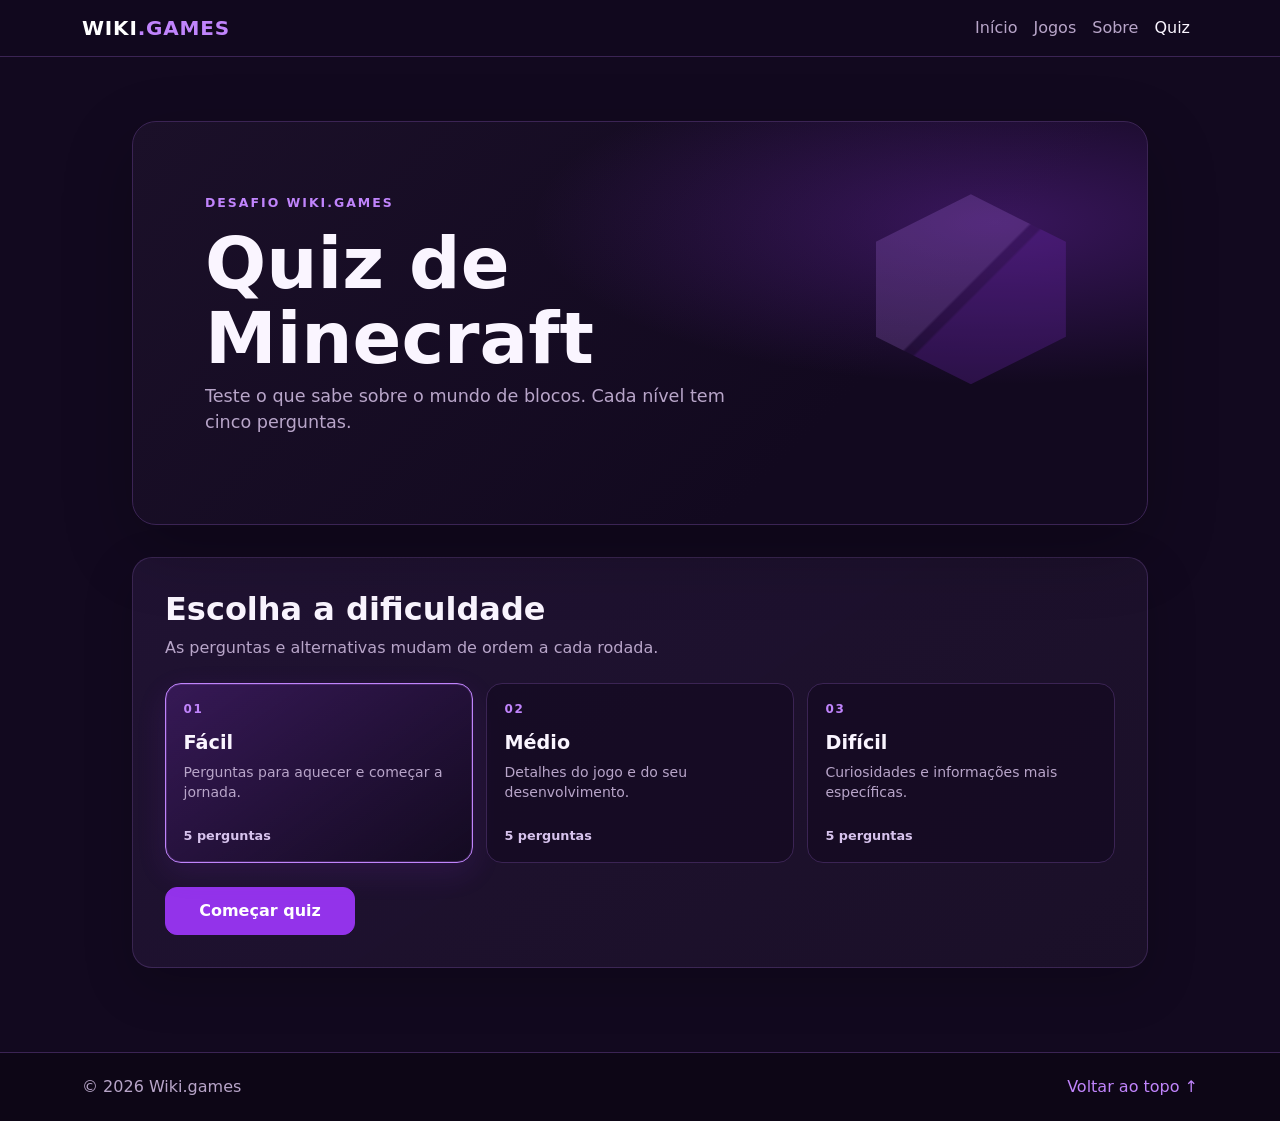
<file: quiz.html>
<!doctype html>
<html lang="pt-BR">
<head>
  <meta charset="utf-8">
  <meta name="viewport" content="width=device-width, initial-scale=1">
  <meta name="description" content="Teste seus conhecimentos sobre Minecraft em três níveis de dificuldade.">
  <title>Wiki.games | Quiz de Minecraft</title>
  <link href="https://cdn.jsdelivr.net/npm/bootstrap@5.3.3/dist/css/bootstrap.min.css" rel="stylesheet">
  <link rel="stylesheet" href="css/style.css">
  <script src="js/script.js" defer></script>
</head>
<body id="top">
<nav class="navbar navbar-expand-lg navbar-dark sticky-top site-nav">
  <div class="container">
    <a class="navbar-brand fw-bold" href="index.html">WIKI<span>.GAMES</span></a>
    <button class="navbar-toggler" type="button" data-bs-toggle="collapse" data-bs-target="#mainNav" aria-controls="mainNav" aria-expanded="false" aria-label="Abrir menu"><span class="navbar-toggler-icon"></span></button>
    <div class="collapse navbar-collapse" id="mainNav"><ul class="navbar-nav ms-auto">
      <li class="nav-item"><a class="nav-link" href="index.html">Início</a></li>
      <li class="nav-item"><a class="nav-link" href="jogos.html">Jogos</a></li>
      <li class="nav-item"><a class="nav-link" href="sobre.html">Sobre</a></li>
      <li class="nav-item"><a class="nav-link active" href="quiz.html" aria-current="page">Quiz</a></li>
    </ul></div>
  </div>
</nav>
<main class="container section-space quiz-page">
  <header class="page-heading quiz-hero">
    <p class="eyebrow">DESAFIO WIKI.GAMES</p>
    <h1>Quiz de Minecraft</h1>
    <p>Teste o que sabe sobre o mundo de blocos. Cada nível tem cinco perguntas.</p>
  </header>
  <section class="quiz-panel" id="quizSetup" aria-labelledby="quizSetupTitle">
    <h2 id="quizSetupTitle">Escolha a dificuldade</h2>
    <p class="muted">As perguntas e alternativas mudam de ordem a cada rodada.</p>
    <form id="quizSetupForm">
      <label class="form-label" for="quizLevel">Nível</label>
      <select class="form-select mb-4" id="quizLevel">
        <option value="facil">Fácil</option>
        <option value="medio">Médio</option>
        <option value="dificil">Difícil</option>
      </select>
      <button class="btn btn-neon" type="submit">Começar quiz</button>
    </form>
  </section>
  <section class="quiz-panel" id="quizPlay" aria-labelledby="quizQuestion" hidden>
    <div class="d-flex justify-content-between align-items-center gap-3 mb-2">
      <span class="muted" id="quizQuestionNumber" aria-live="polite"></span>
      <span class="tag">Minecraft</span>
    </div>
    <div class="progress quiz-progress" role="progressbar" aria-label="Progresso do quiz" aria-valuemin="0" aria-valuemax="5" aria-valuenow="1">
      <div class="progress-bar" id="quizProgress" style="width: 20%"></div>
    </div>
    <h2 class="quiz-question mt-4" id="quizQuestion" tabindex="-1"></h2>
    <div class="quiz-answers" id="quizAnswers" role="group" aria-label="Alternativas"></div>
    <p class="quiz-feedback" id="quizFeedback" aria-live="polite"></p>
    <button class="btn btn-neon mt-2" id="quizContinue" type="button" hidden>Continuar</button>
  </section>
  <section class="quiz-panel" id="quizResult" aria-labelledby="quizResultTitle" hidden>
    <p class="eyebrow">RODADA CONCLUÍDA</p>
    <h2 id="quizResultTitle">Seu resultado</h2>
    <p class="quiz-score" id="quizScore"></p>
    <p id="quizMessage"></p>
    <h3 class="h5 mt-4">Revisão das respostas</h3>
    <ol class="quiz-review" id="quizReview"></ol>
    <div class="d-flex flex-wrap gap-2 mt-4">
      <button class="btn btn-neon" id="quizRestart" type="button">Tentar novamente</button>
      <button class="btn btn-outline-light" id="quizChangeLevel" type="button">Escolher outro nível</button>
      <a class="btn btn-outline-light" href="detalhes.html?id=minecraft">Ver página de Minecraft</a>
    </div>
  </section>
</main>
<footer class="site-footer"><div class="container d-flex flex-wrap justify-content-between gap-2"><span>© <span data-current-year></span> Wiki.games</span><a href="#top">Voltar ao topo ↑</a></div></footer>
<script src="https://cdn.jsdelivr.net/npm/bootstrap@5.3.3/dist/js/bootstrap.bundle.min.js"></script>
</body>
</html>
</file>
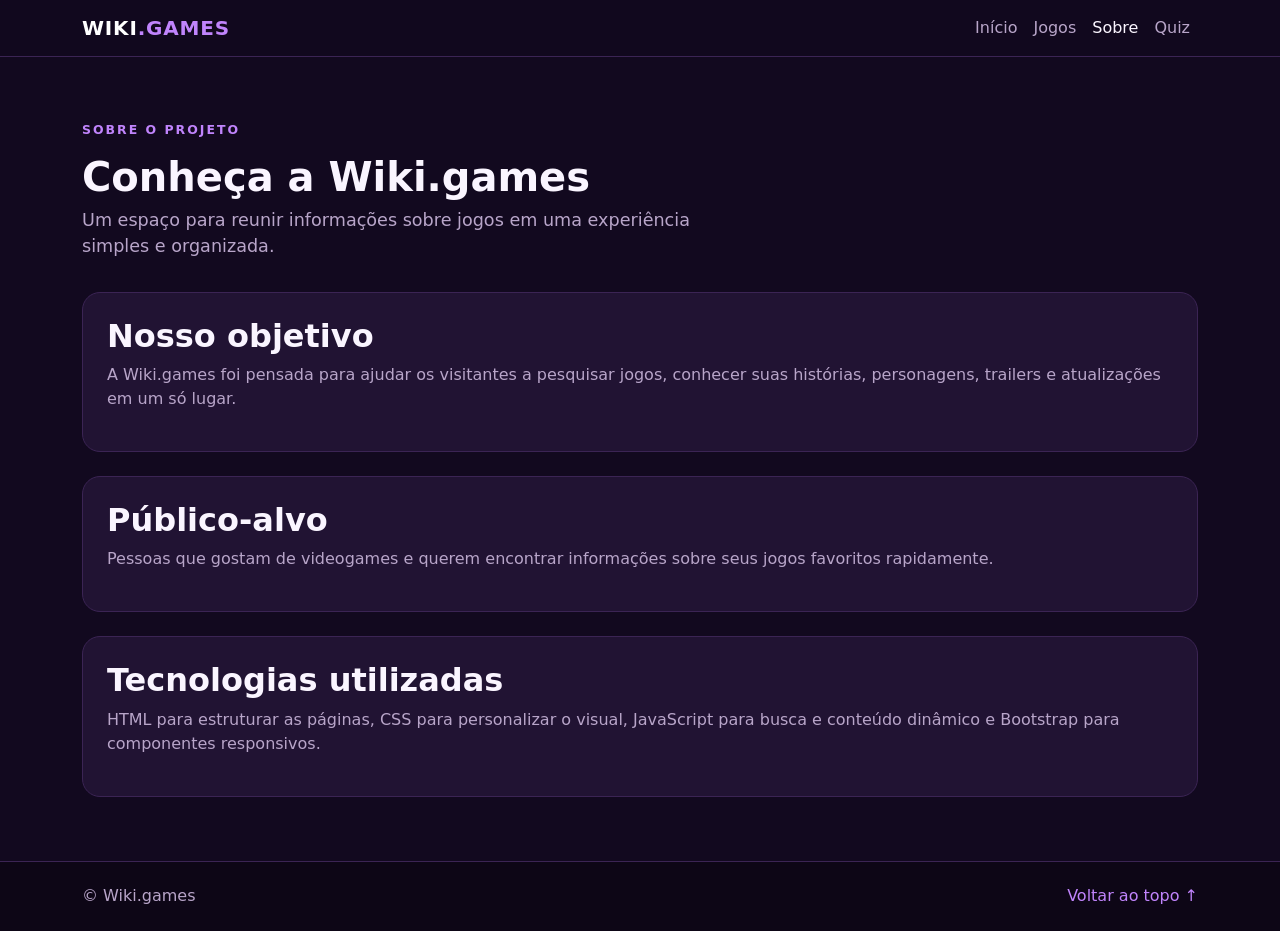
<file: sobre.html>
<!doctype html>
<html lang="pt-BR">
<head>
  <meta charset="utf-8">
  <meta name="viewport" content="width=device-width, initial-scale=1">
  <meta name="description" content="Saiba mais sobre o projeto Wiki.games.">
  <title>Wiki.games | Sobre</title>
  <link href="https://cdn.jsdelivr.net/npm/bootstrap@5.3.3/dist/css/bootstrap.min.css" rel="stylesheet">
  <link rel="stylesheet" href="css/style.css">
</head>
<body id="top">
<nav class="navbar navbar-expand-lg navbar-dark sticky-top site-nav">
  <div class="container">
    <a class="navbar-brand fw-bold" href="index.html">WIKI<span>.GAMES</span></a>
    <button class="navbar-toggler" type="button" data-bs-toggle="collapse" data-bs-target="#mainNav" aria-controls="mainNav" aria-expanded="false" aria-label="Abrir menu"><span class="navbar-toggler-icon"></span></button>
    <div class="collapse navbar-collapse" id="mainNav"><ul class="navbar-nav ms-auto">
      <li class="nav-item"><a class="nav-link" href="index.html">Início</a></li><li class="nav-item"><a class="nav-link" href="jogos.html">Jogos</a></li><li class="nav-item"><a class="nav-link active" href="sobre.html">Sobre</a></li>
    <li class="nav-item"><a class="nav-link" href="quiz.html">Quiz</a></li></ul></div>
  </div>
</nav>
<main class="container section-space">
  <header class="page-heading"><p class="eyebrow">SOBRE O PROJETO</p><h1>Conheça a Wiki.games</h1><p>Um espaço para reunir informações sobre jogos em uma experiência simples e organizada.</p></header>
  <section class="info-card mb-4" id="objetivo"><h2>Nosso objetivo</h2><p>A Wiki.games foi pensada para ajudar os visitantes a pesquisar jogos, conhecer suas histórias, personagens, trailers e atualizações em um só lugar.</p></section>
  <section class="info-card mb-4" id="publico"><h2>Público-alvo</h2><p>Pessoas que gostam de videogames e querem encontrar informações sobre seus jogos favoritos rapidamente.</p></section>
  <section class="info-card" id="tecnologias"><h2>Tecnologias utilizadas</h2><p>HTML para estruturar as páginas, CSS para personalizar o visual, JavaScript para busca e conteúdo dinâmico e Bootstrap para componentes responsivos.</p></section>
</main>
<footer class="site-footer"><div class="container d-flex flex-wrap justify-content-between gap-2"><span>© <span data-current-year></span> Wiki.games</span><a href="#top">Voltar ao topo ↑</a></div></footer>
<script src="https://cdn.jsdelivr.net/npm/bootstrap@5.3.3/dist/js/bootstrap.bundle.min.js"></script>
</body>
</html>
</file>
<file: css/style.css>
:root {
  --bg: #12091f;
  --surface: #1b1029;
  --card: #211333;
  --purple: #9333ea;
  --purple-light: #c084fc;
  --text: #faf5ff;
  --muted: #b8a5c9;
  --border: #3b2454;
}

html { 
  scroll-behavior: smooth; 
  scroll-padding-top: 90px; 
}

body { 
  margin: 0; 
  background: var(--bg); 
  color: var(--text); 
  font-family: system-ui, -apple-system, "Segoe UI", sans-serif; 
}

a { 
  color: var(--purple-light); 
}

a:hover { 
  color: #e9d5ff; 
}

.site-nav { 
  background: rgba(18, 9, 31, .96); 
  border-bottom: 1px solid var(--border); 
  backdrop-filter: blur(12px); 
}

.navbar-brand { 
  letter-spacing: .04em; 
}

.navbar-brand span { 
  color: var(--purple-light); 
}

.nav-link { 
  color: var(--muted); 
}

.nav-link:hover, .nav-link.active { 
  color: var(--text) !important; 
}

.hero { 
  min-height: 440px; 
  display: flex; 
  align-items: center; 
  padding: 90px 0; 
  background: radial-gradient(ellipse at 80% 20%, rgba(147,51,234,.25), transparent 48%), linear-gradient(130deg, #12091f, #1e1031); 
  border-bottom: 1px solid var(--border); 
}

.hero-content { 
  max-width: 900px; 
}

.eyebrow { 
  color: var(--purple-light); 
  font-size: .78rem; 
  font-weight: 800; 
  letter-spacing: .16em; 
  margin-bottom: .8rem; 
}

h1, h2, h3, h4 { 
  color: var(--text); 
  font-weight: 750; 
}

.hero h1 { 
  font-size: clamp(2.5rem, 6vw, 4.5rem); 
  line-height: 1.05; 
  max-width: 780px; 
}

.hero h1 span { 
  color: var(--purple-light); 
}

.hero-text, .page-heading > p:not(.eyebrow) { 
  color: var(--muted); 
  font-size: 1.1rem; 
  max-width: 680px; 
}

.search-bar { 
  display: flex; 
  gap: .7rem; 
  max-width: 650px; 
  margin-top: 1.8rem; 
}

.form-control, .form-select { 
  color: var(--text); 
  background: #170d24; 
  border-color: var(--border); 
  min-height: 46px; 
}

.form-control:focus, .form-select:focus { 
  color: var(--text); 
  background: #170d24; 
  border-color: var(--purple-light); 
  box-shadow: 0 0 0 .2rem rgba(192,132,252,.18); 
}

.form-control::placeholder { 
  color: #8f7da1; 
}

.form-select option { 
  background: var(--surface); 
  color: var(--text); }

.btn-neon { 
  background: var(--purple); 
  color: white; 
  border: 1px solid var(--purple); 
  font-weight: 700; 
}

.btn-neon:hover, .btn-neon:focus { 
  background: #7e22ce; 
  border-color: #7e22ce; 
  color: white; 
}

.text-link { 
  text-decoration: none; 
  font-weight: 650; 
}

.section-space { 
  padding-top: 4rem; 
  padding-bottom: 4rem; 
}

.section-alt { 
  background: var(--surface); 
  border-block: 1px solid var(--border); 
}

.section-heading { 
  display: flex; 
  justify-content: space-between; 
  align-items: end; 
  gap: 1rem; 
  margin-bottom: 1.5rem; 
}

.section-heading h2, .page-heading h1 { 
  margin-bottom: .4rem; 
}

.featured-controls {
  display: flex;
  align-items: center;
  justify-content: flex-end;
  gap: .65rem;
  margin: -0.5rem 0 1rem;
}

.featured-controls[hidden] {
  display: none;
}

.featured-arrow {
  min-width: 44px;
  min-height: 44px;
  font-size: 1.2rem;
}

.featured-arrow:disabled {
  opacity: .45;
  cursor: not-allowed;
}
.featured-viewport {
  overflow: hidden;
}

.featured-track {
  flex-wrap: nowrap;
  overflow-x: auto;
  scroll-behavior: smooth;
  scroll-snap-type: x mandatory;
  scrollbar-width: none;
}

.featured-track::-webkit-scrollbar {
  display: none;
}

.featured-track > * {
  flex: 0 0 25%;
  max-width: 25%;
  scroll-snap-align: start;
}

@media (max-width: 767.98px) {
  .featured-track > * {
    flex-basis: 50%;
    max-width: 50%;
  }
}

@media (max-width: 575.98px) {
  .featured-track > * {
    flex-basis: 100%;
    max-width: 100%;
  }
}
.page-heading { 
  margin-bottom: 2rem; 
}

.game-card, .info-card { 
  background: var(--card); 
  border: 1px solid var(--border); 
  border-radius: 18px; 
  overflow: hidden; 
  height: 100%; 
}

.game-card { 
  transition: 
  transform .2s ease, 
  border-color .2s ease; 
}

.game-card:hover { 
  transform: translateY(-4px); 
  border-color: 
  var(--purple-light); 
}

.game-cover { 
  height: 190px; 
  overflow: hidden; 
  background: linear-gradient(135deg, #28143e, #160c22); 
  display: flex; 
  align-items: center; 
  justify-content: center; 
}

.game-cover img { 
  width: 100%; 
  height: 100%; 
  object-fit: cover; 
}

.game-body { 
  padding: 1.2rem; 
}

.game-body h3, .game-body h4 { 
  font-size: 1.25rem; 
}

.game-body p { 
  min-height: 3.5em; 
  color: var(--muted) !important; 
}

.tag { 
  display: inline-block; 
  padding: .28rem .65rem; 
  margin: .2rem .25rem .2rem 0; 
  background: rgba(147,51,234,.17); 
  color: #e9d5ff; 
  border: 1px solid var(--border); 
  border-radius: 999px; 
  font-size: .8rem; 
}

.info-card { 
  padding: 1.5rem; 
}

.info-card p, .muted { 
  color: var(--muted); 
}

.feature-icon { 
  font-size: 1.8rem; 
  display: inline-block; 
  margin-bottom: .8rem; 
}

.catalog-controls { 
  display: grid; 
  grid-template-columns: 2fr 1fr; 
  gap: 1rem; 
  background: var(--surface); 
  border: 1px solid var(--border); 
  border-radius: 16px; 
  padding: 1.2rem; 
}

.detail-hero { 
  display: grid; 
  grid-template-columns: minmax(0, .9fr) minmax(0, 1.1fr); 
  gap: 2.5rem; 
  align-items: center; 
  margin-bottom: 2rem; 
}

.detail-cover { 
  overflow: hidden; 
  background: var(--card); 
  border: 1px solid var(--border); 
  border-radius: 18px; 
  min-height: 260px; 
}

.detail-cover img { 
  width: 100%; 
  height: 100%; 
  min-height: 260px; 
  object-fit: cover; 
  display: block; 
}

.detail-summary { 
  color: var(--muted); 
  font-size: 1.08rem; 
}

.anchor-nav { 
  position: sticky; 
  top: 66px; 
  z-index: 5; 
  display: flex; 
  gap: .55rem; 
  flex-wrap: wrap; 
  padding: .8rem; 
  margin: 1.8rem 0 2rem; 
  background: rgba(27,16,41,.96); 
  border: 1px solid var(--border); 
  border-radius: 14px; 
  backdrop-filter: blur(12px); 
}

.anchor-nav a { 
  text-decoration: none; 
  color: var(--muted); 
  padding: .4rem .7rem; 
  border-radius: 8px; 
  font-size: .92rem; 
}

.anchor-nav a:hover, .anchor-nav a:focus { 
  color: white; 
  background: rgba(147,51,234,.22); 
}

.detail-section { 
  padding: 1.6rem; 
  margin: 1.4rem 0; 
  background: var(--surface); 
  border: 1px solid var(--border); 
  border-radius: 18px; 
  scroll-margin-top: 140px; 
}

.detail-section h2 { 
  margin-bottom: 1rem; 
}

.detail-section p, .detail-section li { 
  color: var(--muted); 
}

.video-box { 
  width: 100%; 
  aspect-ratio: 16 / 9; 
  overflow: hidden; 
  border-radius: 14px; 
  background: #08050c; 
}

.video-box iframe { 
  display: block; 
  width: 100%; 
  height: 100%; 
  border: 0; 
}

.character-card { 
  height: 100%; 
  background: var(--card); 
  border: 1px solid var(--border); 
  border-radius: 12px; 
  padding: 1rem; 
}

.update { 
  padding: 1rem; 
  border-left: 3px solid var(--purple); 
  background: var(--card); 
  border-radius: 0 10px 10px 0; 
  margin-top: .8rem; 
}

.update-name {
  color: var(--purple-light);
  font-size: clamp(1.35rem, 5vw, 2rem);
  font-weight: 800;
  margin: 0 0 .75rem;
  overflow-wrap: anywhere;
}


.update-date {
  color: var(--muted);
  font-size: clamp(1.1rem, 4vw, 1.75rem);
  font-weight: 700;
  line-height: 1.2;
  margin: 0 0 .75rem;
  overflow-wrap: anywhere;
}

.site-footer {
  border-top: 1px solid var(--border);
  background: #0d0616; 
  color: var(--muted); 
  padding: 1.4rem 0; 
}

.site-footer a { 
  text-decoration: none; 
}

@media (max-width: 767.98px) {
  .hero { 
    min-height: 380px;
    padding: 65px 0; 
  }

.search-bar {
    flex-direction: column; 
    }

.section-space { 
    padding-top: 2.8rem; 
    padding-bottom: 2.8rem; 
  }

.section-heading { 
    align-items: start; 
    flex-direction: column; 
  }

.catalog-controls, .detail-hero { 
    grid-template-columns: 1fr; 
  }

.anchor-nav { 
    position: static;
    gap: .35rem;
    padding: .65rem;
  }

.detail-section { 
    padding: 1.1rem; 
  }
}

@media (prefers-reduced-motion: reduce) { 
  html { 
    scroll-behavior: auto; 
  }
  .game-card 
  { 
    transition: none; 
  } 
}

.quiz-page { max-width: 1040px; }
.quiz-hero {
  position: relative;
  isolation: isolate;
  overflow: hidden;
  padding: clamp(2rem, 6vw, 4.5rem);
  margin-bottom: 2rem;
  border: 1px solid var(--border);
  border-radius: 24px;
  background: radial-gradient(ellipse at 85% 25%, rgba(147,51,234,.3), transparent 38%), linear-gradient(135deg, #1b1029, #12091f 70%);
  box-shadow: 0 24px 70px rgba(0,0,0,.24);
}
.quiz-hero::after {
  content: "";
  position: absolute;
  z-index: -1;
  width: 190px;
  height: 190px;
  right: 8%;
  top: 18%;
  opacity: .2;
  background: linear-gradient(135deg, var(--purple-light) 0 48%, transparent 49% 52%, var(--purple) 53%);
  clip-path: polygon(50% 0, 100% 25%, 100% 75%, 50% 100%, 0 75%, 0 25%);
  filter: drop-shadow(0 18px 30px rgba(147,51,234,.5));
}
.quiz-hero h1 { max-width: 700px; font-size: clamp(2.4rem, 6vw, 4.5rem); line-height: 1.05; }
.quiz-hero > p:last-child { max-width: 560px; font-size: 1.1rem; color: var(--muted); }
.quiz-panel {
  padding: clamp(1.25rem, 4vw, 2rem);
  margin: 1.25rem 0;
  background: linear-gradient(145deg, rgba(33,19,51,.96), rgba(27,16,41,.98));
  border: 1px solid rgba(192,132,252,.18);
  border-radius: 20px;
  box-shadow: 0 18px 50px rgba(0,0,0,.18);
}
.quiz-panel h2 { margin-bottom: .5rem; }
.quiz-level-grid { display: grid; grid-template-columns: repeat(3, minmax(0, 1fr)); gap: .8rem; margin: 1.4rem 0 1.5rem; }
.quiz-level-card {
  position: relative;
  display: flex;
  min-height: 180px;
  flex-direction: column;
  align-items: flex-start;
  gap: .35rem;
  padding: 1rem 1.1rem;
  text-align: left;
  color: var(--text);
  background: rgba(18,9,31,.62);
  border: 1px solid var(--border);
  border-radius: 16px;
  transition: transform .18s ease, border-color .18s ease, background .18s ease;
}
.quiz-level-card:hover { transform: translateY(-3px); border-color: var(--purple-light); }
.quiz-level-card[aria-pressed="true"] {
  border-color: var(--purple-light);
  background: linear-gradient(145deg, rgba(147,51,234,.2), rgba(18,9,31,.85));
  box-shadow: inset 0 0 0 1px rgba(192,132,252,.2), 0 10px 30px rgba(147,51,234,.12);
}
.quiz-level-card:focus-visible { outline: 3px solid rgba(192,132,252,.38); outline-offset: 2px; }
.quiz-level-number { color: var(--purple-light); font-size: .75rem; font-weight: 800; letter-spacing: .14em; }
.quiz-level-card strong { margin-top: .35rem; font-size: 1.2rem; }
.quiz-level-card small { color: var(--muted); line-height: 1.4; }
.quiz-level-count { margin-top: auto; padding-top: .5rem; color: #d7c3ed; font-size: .8rem; font-weight: 700; }
.quiz-panel form > .btn { min-width: 190px; min-height: 48px; border-radius: 12px; }
.quiz-progress { height: .65rem; background: var(--card); }
.quiz-progress .progress-bar { background: var(--purple); transition: width .25s ease; }
.quiz-question { font-size: clamp(1.35rem, 3vw, 2rem); line-height: 1.35; }
.quiz-answers { display: grid; grid-template-columns: repeat(2, minmax(0, 1fr)); gap: .75rem; margin-top: 1.5rem; }
.quiz-answer {
  min-height: 3.5rem;
  padding: .85rem 1rem;
  text-align: left;
  color: var(--text);
  background: linear-gradient(145deg, #28183a, #211333);
  border: 1px solid var(--border);
  border-radius: 12px;
  box-shadow: 0 8px 20px rgba(0,0,0,.12);
  transition: border-color .15s ease, background .15s ease;
}
.quiz-answer:hover:not(:disabled), .quiz-answer:focus-visible {
  border-color: var(--purple-light);
  background: rgba(147,51,234,.18);
  transform: translateY(-2px);
  outline: 3px solid rgba(192,132,252,.2);
}
.quiz-answer:disabled { opacity: 1; }
.quiz-answer.is-correct { border-color: #4ade80; background: rgba(34,197,94,.14); }
.quiz-answer.is-wrong { border-color: #fb7185; background: rgba(244,63,94,.13); }
.quiz-feedback { min-height: 1.5rem; margin: 1rem 0 0; color: var(--muted); }
.quiz-feedback.is-correct { color: #86efac; }
.quiz-feedback.is-wrong { color: #fda4af; }
.quiz-score { color: var(--purple-light); font-size: 2.5rem; font-weight: 800; }
.quiz-review { display: grid; gap: .75rem; padding-left: 1.5rem; }
.quiz-review li { padding: .8rem 1rem; background: var(--card); border-radius: 10px; }
.quiz-review li span, .quiz-review li small { display: block; margin-top: .3rem; color: var(--muted); }
.quiz-review .review-correct { border-left: 3px solid #4ade80; }
.quiz-review .review-wrong { border-left: 3px solid #fb7185; }
.quiz-panel#quizPlay { border-top: 3px solid var(--purple); }
.quiz-panel#quizResult { border-top: 3px solid #8bdb8a; }
@media (max-width: 767.98px) {
  .quiz-level-grid { grid-template-columns: 1fr; }
  .quiz-level-card { min-height: 145px; }
}

@media (max-width: 575.98px) {
  .quiz-answers { grid-template-columns: 1fr; }
  .quiz-hero::after { width: 115px; height: 115px; right: -1rem; top: 12%; opacity: .12; }
}
@media (prefers-reduced-motion: reduce) {
  .quiz-progress .progress-bar, .quiz-answer, .quiz-level-card { transition: none; }
  .quiz-answer:hover:not(:disabled), .quiz-level-card:hover { transform: none; }
}
</file>
